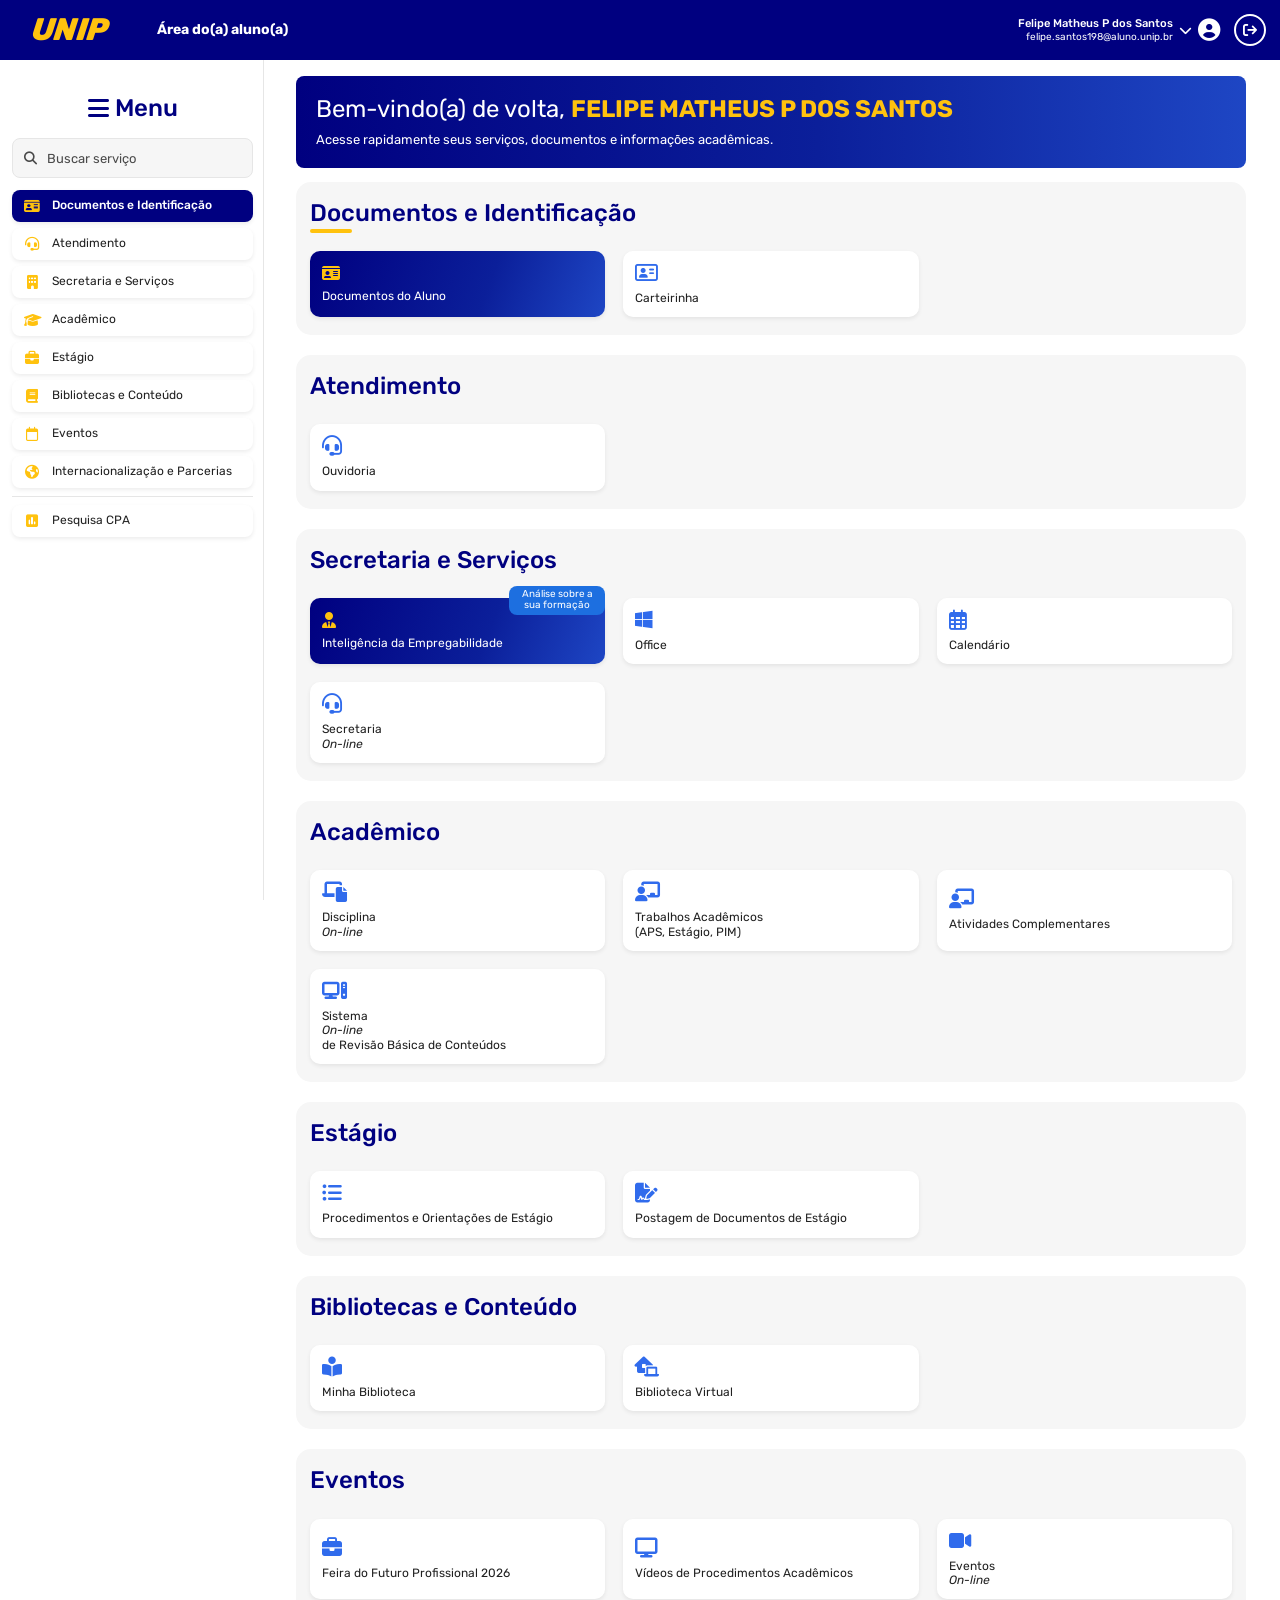
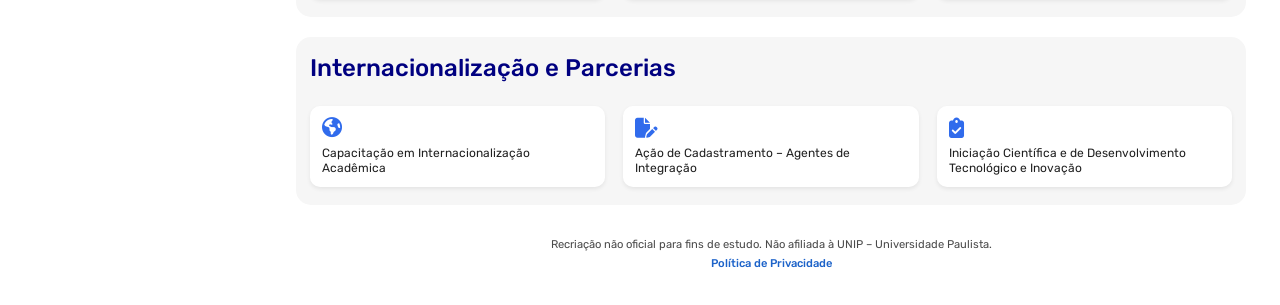
<file: index.html>
<!doctype html>
<html lang="pt-BR">
  <head>
    <meta charset="utf-8" />
    <meta name="viewport" content="width=device-width, initial-scale=1" />
    <title>Área do(a) aluno(a)</title>
    <meta name="description" content="Acesse rapidamente seus serviços, documentos e informações acadêmicas." />
    <meta name="theme-color" content="#000080" />
    <meta name="robots" content="noindex, nofollow" />
    <link rel="icon" href="data:image/svg+xml,%3Csvg xmlns='http://www.w3.org/2000/svg' viewBox='0 0 32 32'%3E%3Crect width='32' height='32' rx='6' fill='%23000080'/%3E%3Ctext x='16' y='22' font-family='Arial' font-weight='900' font-style='italic' font-size='15' fill='%23ffc20e' text-anchor='middle'%3EU%3C/text%3E%3C/svg%3E" />

    <link rel="preconnect" href="https://fonts.googleapis.com" />
    <link rel="preconnect" href="https://fonts.gstatic.com" crossorigin />
    <link href="https://fonts.googleapis.com/css2?family=Rubik:ital,wght@0,400;0,500;0,700;0,800;1,400;1,800&display=swap" rel="stylesheet" />
    <link rel="stylesheet" href="https://cdnjs.cloudflare.com/ajax/libs/font-awesome/6.5.1/css/all.min.css" crossorigin="anonymous" referrerpolicy="no-referrer" />
    <link rel="stylesheet" href="css/styles.css" />

    <script src="js/data.js" defer></script>
    <script src="js/common.js" defer></script>
    <script src="js/app.js" defer></script>
  </head>
  <body>
    <a class="skip-link" href="#conteudo">Pular para o conteúdo</a>

    <header class="topbar">
      <button class="topbar__menu-btn" type="button" aria-controls="sidebar" aria-expanded="false" aria-label="Abrir menu">
        <i class="fa-solid fa-bars" aria-hidden="true"></i>
      </button>

      <a class="brand" href="./" aria-label="Página inicial da Área do(a) aluno(a)">
        <span class="brand__logo" aria-hidden="true">UNIP</span>
        <span class="brand__title">Área do(a) aluno(a)</span>
      </a>

      <div class="user">
        <button class="user__toggle" type="button" aria-haspopup="true" aria-expanded="false" aria-controls="user-menu">
          <span class="user__info">
            <span class="user__name" data-user-name></span>
            <span class="user__email" data-user-email></span>
          </span>
          <i class="fa-solid fa-chevron-down user__chevron" aria-hidden="true"></i>
          <i class="fa-solid fa-circle-user user__avatar" aria-hidden="true"></i>
        </button>
        <ul class="user__menu" id="user-menu" role="menu" hidden>
          <li role="none"><a role="menuitem" href="#" data-link="profile"><i class="fa-regular fa-user" aria-hidden="true"></i>Meus dados</a></li>
          <li role="none"><a role="menuitem" href="#" data-link="logout"><i class="fa-solid fa-arrow-right-from-bracket" aria-hidden="true"></i>Sair</a></li>
        </ul>
        <a class="user__logout" href="#" data-link="logout" aria-label="Sair">
          <i class="fa-solid fa-arrow-right-from-bracket" aria-hidden="true"></i>
        </a>
      </div>
    </header>

    <div class="layout">
      <aside class="sidebar" id="sidebar" aria-label="Menu principal">
        <div class="sidebar__head">
          <h2 class="sidebar__title"><i class="fa-solid fa-bars" aria-hidden="true"></i>Menu</h2>
          <button class="sidebar__close" type="button" aria-label="Fechar menu">
            <i class="fa-solid fa-xmark" aria-hidden="true"></i>
          </button>
        </div>

        <div class="search" role="search">
          <label class="visually-hidden" for="search-input">Buscar serviço</label>
          <i class="fa-solid fa-magnifying-glass search__icon" aria-hidden="true"></i>
          <input class="search__input" id="search-input" type="search" placeholder="Buscar serviço" autocomplete="off" spellcheck="false" />
        </div>

        <nav aria-label="Seções">
          <ul class="nav" data-nav></ul>
          <ul class="nav nav--extra" data-nav-extra></ul>
        </nav>
      </aside>

      <div class="backdrop" data-backdrop hidden></div>

      <main class="main" id="conteudo" tabindex="-1">
        <section class="welcome" aria-labelledby="welcome-title">
          <h1 class="welcome__title" id="welcome-title">
            Bem-vindo(a) de volta, <span class="welcome__name" data-user-name-upper></span>
          </h1>
          <p class="welcome__text">Acesse rapidamente seus serviços, documentos e informações acadêmicas.</p>
        </section>

        <p class="visually-hidden" aria-live="polite" data-search-status></p>

        <div class="sections" data-sections>
          <noscript>
            <p class="state">Ative o JavaScript para carregar os serviços.</p>
          </noscript>
        </div>

        <div class="state state--empty" data-empty hidden>
          <i class="fa-solid fa-magnifying-glass state__icon" aria-hidden="true"></i>
          <p class="state__text" data-empty-text></p>
          <button class="btn" type="button" data-clear-search>Limpar busca</button>
        </div>

        <footer class="footer">
          <p>Recriação não oficial para fins de estudo. Não afiliada à UNIP – Universidade Paulista.</p>
          <a class="footer__link" href="#" data-link="privacy">Política de Privacidade</a>
        </footer>
      </main>
    </div>
  </body>
</html>
</file>
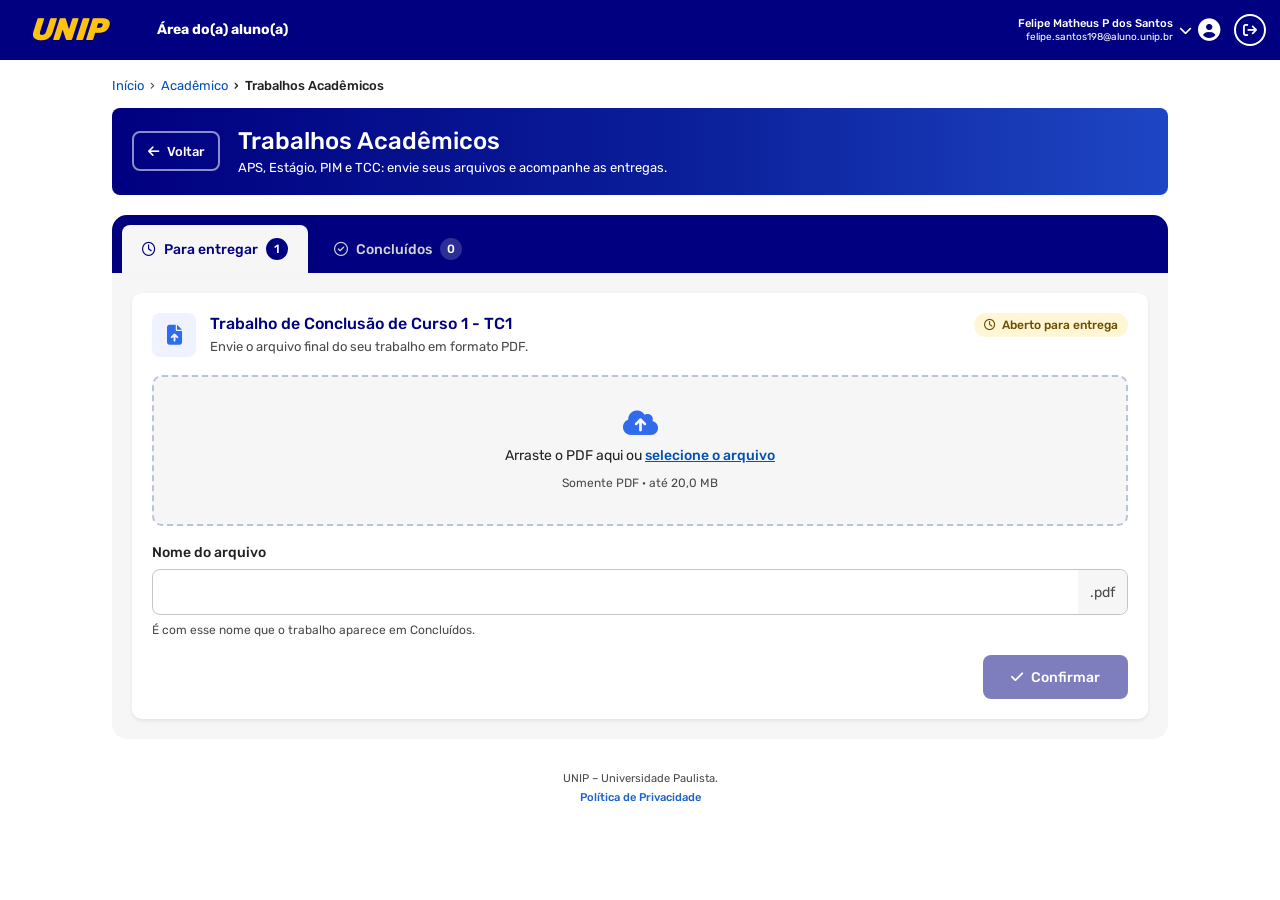
<file: trabalhos-academicos.html>
<!doctype html>
<html lang="pt-BR">
  <head>
    <meta charset="utf-8" />
    <meta name="viewport" content="width=device-width, initial-scale=1" />
    <title>Trabalhos Acadêmicos · Área do(a) aluno(a)</title>
    <meta name="description" content="Entregue e acompanhe seus trabalhos acadêmicos: APS, Estágio, PIM e TCC." />
    <meta name="theme-color" content="#000080" />
    <meta name="robots" content="noindex, nofollow" />
    <link rel="icon" href="data:image/svg+xml,%3Csvg xmlns='http://www.w3.org/2000/svg' viewBox='0 0 32 32'%3E%3Crect width='32' height='32' rx='6' fill='%23000080'/%3E%3Ctext x='16' y='22' font-family='Arial' font-weight='900' font-style='italic' font-size='15' fill='%23ffc20e' text-anchor='middle'%3EU%3C/text%3E%3C/svg%3E" />

    <link rel="preconnect" href="https://fonts.googleapis.com" />
    <link rel="preconnect" href="https://fonts.gstatic.com" crossorigin />
    <link href="https://fonts.googleapis.com/css2?family=Rubik:ital,wght@0,400;0,500;0,700;0,800;1,400;1,800&display=swap" rel="stylesheet" />
    <link rel="stylesheet" href="https://cdnjs.cloudflare.com/ajax/libs/font-awesome/6.5.1/css/all.min.css" crossorigin="anonymous" referrerpolicy="no-referrer" />
    <link rel="stylesheet" href="css/styles.css" />
    <link rel="stylesheet" href="css/trabalhos.css" />

    <script src="js/data.js" defer></script>
    <script src="js/common.js" defer></script>
    <script src="js/trabalhos.js" defer></script>
  </head>
  <body>
    <a class="skip-link" href="#conteudo">Pular para o conteúdo</a>

    <header class="topbar">
      <a class="brand" href="./" aria-label="Página inicial da Área do(a) aluno(a)">
        <span class="brand__logo" aria-hidden="true">UNIP</span>
        <span class="brand__title">Área do(a) aluno(a)</span>
      </a>

      <div class="user">
        <button class="user__toggle" type="button" aria-haspopup="true" aria-expanded="false" aria-controls="user-menu">
          <span class="user__info">
            <span class="user__name" data-user-name></span>
            <span class="user__email" data-user-email></span>
          </span>
          <i class="fa-solid fa-chevron-down user__chevron" aria-hidden="true"></i>
          <i class="fa-solid fa-circle-user user__avatar" aria-hidden="true"></i>
        </button>
        <ul class="user__menu" id="user-menu" role="menu" hidden>
          <li role="none"><a role="menuitem" href="#" data-link="profile"><i class="fa-regular fa-user" aria-hidden="true"></i>Meus dados</a></li>
          <li role="none"><a role="menuitem" href="#" data-link="logout"><i class="fa-solid fa-arrow-right-from-bracket" aria-hidden="true"></i>Sair</a></li>
        </ul>
        <a class="user__logout" href="#" data-link="logout" aria-label="Sair">
          <i class="fa-solid fa-arrow-right-from-bracket" aria-hidden="true"></i>
        </a>
      </div>
    </header>

    <main class="page" id="conteudo" tabindex="-1">
      <nav class="crumbs" aria-label="Você está em">
        <ol>
          <li><a href="./">Início</a></li>
          <li><a href="./#academico">Acadêmico</a></li>
          <li aria-current="page">Trabalhos Acadêmicos</li>
        </ol>
      </nav>

      <section class="page-head" aria-labelledby="page-title">
        <a class="page-head__back" href="./#academico">
          <i class="fa-solid fa-arrow-left" aria-hidden="true"></i>
          <span>Voltar</span>
        </a>
        <div>
          <h1 class="page-head__title" id="page-title">Trabalhos Acadêmicos</h1>
          <p class="page-head__text">APS, Estágio, PIM e TCC: envie seus arquivos e acompanhe as entregas.</p>
        </div>
      </section>

      <section class="board" aria-label="Entregas">
        <div class="tabs" role="tablist" aria-label="Situação dos trabalhos">
          <button class="tab" role="tab" id="tab-pending" aria-controls="panel-pending" aria-selected="true" type="button">
            <i class="fa-regular fa-clock" aria-hidden="true"></i>
            Para entregar
            <span class="tab__count" data-count="pending">0</span>
          </button>
          <button class="tab" role="tab" id="tab-done" aria-controls="panel-done" aria-selected="false" tabindex="-1" type="button">
            <i class="fa-regular fa-circle-check" aria-hidden="true"></i>
            Concluídos
            <span class="tab__count" data-count="done">0</span>
          </button>
        </div>

        <div class="tabpanel" role="tabpanel" id="panel-pending" aria-labelledby="tab-pending" tabindex="0">
          <ul class="tasks" data-list="pending" aria-busy="true">
            <li class="task task--skeleton" aria-hidden="true"></li>
          </ul>
        </div>

        <div class="tabpanel" role="tabpanel" id="panel-done" aria-labelledby="tab-done" tabindex="0" hidden>
          <ul class="tasks" data-list="done"></ul>
        </div>
      </section>

      <noscript>
        <p class="state">Ative o JavaScript para enviar e acompanhar seus trabalhos.</p>
      </noscript>

      <footer class="footer">
        <p>UNIP – Universidade Paulista.</p>
        <a class="footer__link" href="#" data-link="privacy">Política de Privacidade</a>
      </footer>
    </main>

    <div class="toast" role="status" aria-live="polite" data-toast hidden></div>

    <dialog class="dialog" data-dialog aria-labelledby="dialog-title" aria-describedby="dialog-text">
      <form method="dialog">
        <h2 class="dialog__title" id="dialog-title">Cancelar entrega?</h2>
        <p class="dialog__text" id="dialog-text">O arquivo será removido e o trabalho voltará para “Para entregar”.</p>
        <div class="dialog__actions">
          <button class="btn btn--ghost" value="cancel" type="submit">Manter entrega</button>
          <button class="btn btn--danger" value="confirm" type="submit">Cancelar entrega</button>
        </div>
      </form>
    </dialog>
  </body>
</html>
</file>
<file: css/styles.css>
/* ==========================================================================
   Área do(a) aluno(a) — tokens
   ========================================================================== */
:root {
  /* Tipografia */
  --font-family: "Rubik", "Raleway", system-ui, sans-serif;
  --font-size-xs: 0.625rem;   /* 10px */
  --font-size-sm: 0.7rem;     /* 11.2px */
  --font-size-md: 0.75rem;    /* 12px */
  --font-size-lg: 0.8125rem;  /* 13px */
  --font-size-xl: 0.875rem;   /* 14px */
  --font-size-2xl: 1rem;      /* 16px */
  --font-size-3xl: 1.5rem;    /* 24px */
  --font-size-4xl: 1.5625rem; /* 25px */
  --line-height-base: 1.5;

  /* Cores */
  --color-text-primary: #212121;
  --color-text-muted: #4a4a4a;
  --color-text-link: #1d63c9;
  --color-brand: #000080;
  --color-brand-mid: #0b1f9a;
  --color-brand-light: #1e46c4;
  --color-accent: #ffc20e;
  --color-icon: #306bec;
  --color-badge: #1d6fe0;
  --color-focus: #3292f9;
  --color-surface-base: #ffffff;
  --color-surface-raised: #f6f6f6;
  --color-surface-hover: #eef3ff;
  --color-border: #e6e6e6;
  --color-on-brand: #ffffff;

  /* Espaçamento */
  --space-1: 6px;
  --space-2: 8px;
  --space-3: 10px;
  --space-4: 11px;
  --space-5: 12px;
  --space-6: 14px;
  --space-7: 16px;
  --space-8: 18px;
  --space-9: 20px;
  --space-10: 32px;

  /* Forma */
  --radius-xs: 8px;
  --radius-sm: 9px;
  --radius-md: 10px;
  --radius-lg: 15px;
  --shadow-1: rgba(0, 0, 0, 0.075) 0 2px 4px 0;
  --shadow-2: rgba(0, 0, 0, 0.12) 0 2px 6px 0;
  --shadow-3: rgba(0, 0, 40, 0.18) 0 8px 24px -6px;

  /* Movimento */
  --duration-instant: 200ms;
  --duration-fast: 250ms;
  --duration-normal: 300ms;
  --ease-out: cubic-bezier(0.22, 1, 0.36, 1);

  /* Layout */
  --topbar-height: 60px;
  --sidebar-width: 264px;
  --card-max: 311px;
}

/* ==========================================================================
   Base
   ========================================================================== */
*,
*::before,
*::after {
  box-sizing: border-box;
}

html {
  -webkit-text-size-adjust: 100%;
  scroll-behavior: smooth;
}

body {
  margin: 0;
  font-family: var(--font-family);
  font-size: var(--font-size-2xl);
  line-height: var(--line-height-base);
  color: var(--color-text-primary);
  background: var(--color-surface-base);
  -webkit-font-smoothing: antialiased;
}

h1,
h2,
h3,
p {
  margin: 0;
}

ul {
  margin: 0;
  padding: 0;
  list-style: none;
}

a {
  color: inherit;
  text-decoration: none;
}

button,
input {
  font: inherit;
  color: inherit;
}

button {
  cursor: pointer;
  background: none;
  border: 0;
  padding: 0;
}

:focus-visible {
  outline: 3px solid var(--color-focus);
  outline-offset: 2px;
  border-radius: var(--radius-xs);
}

.visually-hidden {
  position: absolute !important;
  width: 1px;
  height: 1px;
  margin: -1px;
  padding: 0;
  overflow: hidden;
  clip: rect(0 0 0 0);
  white-space: nowrap;
  border: 0;
}

.skip-link {
  position: fixed;
  top: var(--space-2);
  left: var(--space-2);
  z-index: 100;
  padding: var(--space-2) var(--space-6);
  border-radius: var(--radius-xs);
  background: var(--color-accent);
  color: var(--color-brand);
  font-weight: 700;
  transform: translateY(-150%);
  transition: transform var(--duration-instant) var(--ease-out);
}

.skip-link:focus-visible {
  transform: none;
}

/* ==========================================================================
   Topbar
   ========================================================================== */
.topbar {
  position: fixed;
  inset: 0 0 auto 0;
  z-index: 40;
  display: flex;
  align-items: center;
  gap: var(--space-7);
  height: var(--topbar-height);
  padding: 0 var(--space-6) 0 var(--space-10);
  background: var(--color-brand);
  color: var(--color-on-brand);
}

.topbar__menu-btn {
  display: none;
  place-items: center;
  width: 44px;
  height: 44px;
  margin-left: calc(var(--space-2) * -1);
  border-radius: var(--radius-xs);
  font-size: 1.25rem;
  transition: background-color var(--duration-instant);
}

.topbar__menu-btn:hover {
  background: rgba(255, 255, 255, 0.1);
}

.brand {
  display: flex;
  align-items: center;
  gap: 48px;
  min-width: 0;
}

.brand__logo {
  font-size: 1.95rem;
  font-weight: 800;
  font-style: italic;
  letter-spacing: -0.02em;
  line-height: 1;
  color: var(--color-accent);
  transform: skewX(-6deg);
}

.brand__title {
  font-size: var(--font-size-xl);
  font-weight: 700;
  white-space: nowrap;
}

/* Usuário */
.user {
  position: relative;
  display: flex;
  align-items: center;
  gap: var(--space-2);
  margin-left: auto;
}

.user__toggle {
  display: flex;
  align-items: center;
  gap: var(--space-1);
  min-height: 44px;
  padding: 0 var(--space-1);
  border-radius: var(--radius-xs);
  text-align: right;
  transition: background-color var(--duration-instant);
}

.user__toggle:hover {
  background: rgba(255, 255, 255, 0.08);
}

.user__info {
  display: flex;
  flex-direction: column;
  line-height: 1.25;
}

.user__name {
  font-size: var(--font-size-sm);
  font-weight: 500;
}

.user__email {
  font-size: var(--font-size-xs);
}

.user__chevron {
  font-size: var(--font-size-lg);
  transition: transform var(--duration-fast) var(--ease-out);
}

.user__toggle[aria-expanded="true"] .user__chevron {
  transform: rotate(180deg);
}

.user__avatar {
  font-size: 1.4rem;
}

.user__logout {
  display: grid;
  place-items: center;
  width: 32px;
  height: 32px;
  border: 2px solid currentColor;
  border-radius: 50%;
  font-size: var(--font-size-xl);
  transition: background-color var(--duration-instant), color var(--duration-instant);
}

.user__logout:hover {
  background: var(--color-on-brand);
  color: var(--color-brand);
}

.user__menu {
  position: absolute;
  top: calc(100% + var(--space-2));
  right: 0;
  min-width: 200px;
  padding: var(--space-1);
  border-radius: var(--radius-md);
  background: var(--color-surface-base);
  color: var(--color-text-primary);
  box-shadow: var(--shadow-3);
  animation: pop var(--duration-fast) var(--ease-out);
}

.user__menu a {
  display: flex;
  align-items: center;
  gap: var(--space-3);
  min-height: 40px;
  padding: 0 var(--space-5);
  border-radius: var(--radius-xs);
  font-size: var(--font-size-xl);
}

.user__menu a i {
  width: 16px;
  color: var(--color-icon);
}

.user__menu a:hover,
.user__menu a:focus-visible {
  background: var(--color-surface-hover);
}

@keyframes pop {
  from {
    opacity: 0;
    transform: translateY(-6px);
  }
}

/* ==========================================================================
   Layout
   ========================================================================== */
.layout {
  display: grid;
  grid-template-columns: var(--sidebar-width) minmax(0, 1fr);
  min-height: 100vh;
  padding-top: var(--topbar-height);
}

/* ==========================================================================
   Sidebar
   ========================================================================== */
.sidebar {
  position: sticky;
  top: var(--topbar-height);
  align-self: start;
  height: calc(100vh - var(--topbar-height));
  overflow-y: auto;
  padding: var(--space-9) var(--space-3) var(--space-9) var(--space-5);
  border-right: 1px solid var(--color-border);
  background: var(--color-surface-base);
}

.sidebar__head {
  display: flex;
  align-items: center;
  justify-content: center;
  margin: var(--space-3) 0 var(--space-5);
}

.sidebar__title {
  display: flex;
  align-items: center;
  gap: var(--space-1);
  font-size: var(--font-size-3xl);
  font-weight: 500;
  color: var(--color-brand);
}

.sidebar__close {
  display: none;
  place-items: center;
  width: 44px;
  height: 44px;
  margin-left: auto;
  border-radius: var(--radius-xs);
  font-size: 1.25rem;
  color: var(--color-brand);
}

/* Busca */
.search {
  position: relative;
  margin: 0 0 var(--space-5);
}

.search__icon {
  position: absolute;
  top: 50%;
  left: var(--space-5);
  font-size: var(--font-size-lg);
  color: var(--color-text-muted);
  transform: translateY(-50%);
  pointer-events: none;
}

.search__input {
  width: 100%;
  height: 40px;
  padding: 0 var(--space-5) 0 34px;
  border: 1px solid var(--color-border);
  border-radius: var(--radius-xs);
  background: var(--color-surface-raised);
  font-size: var(--font-size-lg);
  transition: border-color var(--duration-instant), background-color var(--duration-instant);
}

.search__input::placeholder {
  color: var(--color-text-muted);
}

.search__input:hover {
  border-color: #c9c9c9;
}

.search__input:focus-visible {
  outline-offset: 0;
  border-color: var(--color-focus);
  background: var(--color-surface-base);
}

/* Navegação */
.nav {
  display: flex;
  flex-direction: column;
  gap: var(--space-1);
}

.nav--extra {
  margin-top: var(--space-2);
  padding-top: var(--space-2);
  border-top: 1px solid var(--color-border);
}

.nav__link {
  display: flex;
  align-items: center;
  gap: var(--space-5);
  min-height: 32px;
  padding: var(--space-1) var(--space-5);
  border-radius: var(--radius-xs);
  background: var(--color-surface-base);
  box-shadow: var(--shadow-1);
  font-size: var(--font-size-md);
  line-height: 1.3;
  transition:
    background-color var(--duration-instant),
    color var(--duration-instant),
    transform var(--duration-instant) var(--ease-out);
}

.nav__link i {
  flex: none;
  width: 16px;
  text-align: center;
  color: var(--color-accent);
  font-size: var(--font-size-xl);
}

.nav__link:hover {
  background: var(--color-surface-hover);
}

.nav__link:active {
  transform: scale(0.98);
}

.nav__link[aria-current="true"] {
  background: var(--color-brand);
  color: var(--color-on-brand);
  font-weight: 500;
}

.nav__link.is-disabled {
  opacity: 0.45;
  pointer-events: none;
}

.backdrop {
  display: none;
}

/* ==========================================================================
   Conteúdo
   ========================================================================== */
.main {
  padding: var(--space-7) 34px var(--space-10) var(--space-10);
  outline: none;
}

.welcome {
  padding: var(--space-8) var(--space-9) var(--space-8);
  border-radius: var(--radius-xs) var(--radius-xs) var(--radius-xs) var(--radius-xs);
  background: linear-gradient(90deg, var(--color-brand) 0%, var(--color-brand-mid) 55%, var(--color-brand-light) 100%);
  color: var(--color-on-brand);
}

.welcome__title {
  font-size: var(--font-size-3xl);
  font-weight: 400;
  line-height: 1.25;
}

.welcome__name {
  font-weight: 700;
  color: var(--color-accent);
  text-transform: uppercase;
}

.welcome__text {
  margin-top: var(--space-1);
  font-size: var(--font-size-lg);
}

.sections {
  display: flex;
  flex-direction: column;
  gap: var(--space-9);
  margin-top: var(--space-6);
}

.panel {
  scroll-margin-top: calc(var(--topbar-height) + var(--space-7));
  padding: var(--space-7) var(--space-6) var(--space-8);
  border-radius: var(--radius-lg);
  background: var(--color-surface-raised);
}

.panel[hidden] {
  display: none;
}

.panel__title {
  position: relative;
  display: inline-block;
  margin-bottom: var(--space-3);
  font-size: var(--font-size-3xl);
  font-weight: 500;
  line-height: 1.3;
  color: var(--color-brand);
}

.panel__title::after {
  content: "";
  position: absolute;
  left: 0;
  bottom: -4px;
  width: 42px;
  height: 4px;
  border-radius: 2px;
  background: var(--color-accent);
  transform: scaleX(0);
  transform-origin: left;
  transition: transform var(--duration-normal) var(--ease-out);
}

.panel.is-active .panel__title::after {
  transform: scaleX(1);
}

.grid {
  display: grid;
  grid-template-columns: repeat(4, minmax(0, var(--card-max)));
  gap: var(--space-8);
  padding-top: var(--space-5);
}

/* Card */
.card {
  position: relative;
  display: flex;
  flex-direction: column;
  justify-content: center;
  gap: var(--space-2);
  min-height: 66px;
  height: 100%;
  padding: var(--space-5);
  border-radius: var(--radius-md);
  background: var(--color-surface-base);
  box-shadow: var(--shadow-1);
  font-size: var(--font-size-md);
  line-height: 1.2;
  color: var(--color-text-primary);
  transition:
    transform var(--duration-instant) var(--ease-out),
    box-shadow var(--duration-instant) var(--ease-out),
    background-color var(--duration-instant);
}

.card__icon {
  font-size: 1.25rem;
  line-height: 1;
  color: var(--color-icon);
}

.card__label {
  display: flex;
  flex-direction: column;
  overflow-wrap: anywhere;
}

.card__label em {
  font-style: italic;
}

.card:hover {
  transform: translateY(-2px);
  box-shadow: var(--shadow-2), var(--shadow-3);
}

.card:active {
  transform: translateY(0) scale(0.985);
  box-shadow: var(--shadow-1);
}

.card:focus-visible {
  border-radius: var(--radius-md);
}

.card--featured {
  background: linear-gradient(110deg, var(--color-brand) 0%, var(--color-brand-mid) 60%, var(--color-brand-light) 100%);
  color: var(--color-on-brand);
}

.card--featured .card__icon {
  font-size: var(--font-size-2xl);
  color: var(--color-accent);
}

.card--featured:focus-visible {
  outline-color: var(--color-accent);
}

.card[aria-disabled="true"] {
  opacity: 0.5;
  pointer-events: none;
}

.card__badge {
  position: absolute;
  top: -12px;
  right: 0;
  max-width: 96px;
  padding: 3px var(--space-2);
  border-radius: var(--radius-xs);
  background: var(--color-badge);
  color: var(--color-on-brand);
  font-size: var(--font-size-xs);
  line-height: 1.15;
  text-align: center;
}

/* Estados (vazio / erro) */
.state {
  display: flex;
  flex-direction: column;
  align-items: center;
  gap: var(--space-5);
  margin-top: var(--space-6);
  padding: 48px var(--space-9);
  border-radius: var(--radius-lg);
  background: var(--color-surface-raised);
  text-align: center;
  font-size: var(--font-size-xl);
}

.state[hidden] {
  display: none;
}

.state__icon {
  font-size: 1.75rem;
  color: var(--color-icon);
}

.state--error .state__icon {
  color: #c62828;
}

.btn {
  display: inline-flex;
  align-items: center;
  justify-content: center;
  min-height: 40px;
  padding: 0 var(--space-8);
  border-radius: var(--radius-xs);
  background: var(--color-brand);
  color: var(--color-on-brand);
  font-size: var(--font-size-xl);
  font-weight: 500;
  transition: background-color var(--duration-instant), transform var(--duration-instant);
}

.btn:hover {
  background: var(--color-brand-mid);
}

.btn:active {
  transform: scale(0.97);
}

.btn:disabled {
  opacity: 0.5;
  cursor: not-allowed;
}

/* Rodapé */
.footer {
  margin-top: var(--space-10);
  text-align: center;
  font-size: var(--font-size-sm);
  color: var(--color-text-muted);
}

.footer__link {
  display: inline-block;
  margin-top: 2px;
  font-weight: 500;
  color: var(--color-text-link);
}

.footer__link:hover {
  text-decoration: underline;
}

/* Entrada dos cards */
.js-animate .card-wrap {
  opacity: 0;
  transform: translateY(16px);
}

.js-animate .is-visible .card-wrap {
  opacity: 1;
  transform: none;
  transition:
    opacity var(--duration-normal) var(--ease-out),
    transform 500ms var(--ease-out);
  transition-delay: calc(var(--i, 0) * 70ms);
}

/* ==========================================================================
   Responsivo
   ========================================================================== */
@media (max-width: 1380px) {
  .grid {
    grid-template-columns: repeat(3, minmax(0, 1fr));
  }
}

@media (max-width: 1100px) {
  .grid {
    grid-template-columns: repeat(2, minmax(0, 1fr));
  }
}

@media (max-width: 900px) {
  :root {
    --sidebar-width: 280px;
  }

  .layout {
    grid-template-columns: minmax(0, 1fr);
  }

  .topbar {
    padding: 0 var(--space-5) 0 var(--space-7);
  }

  .topbar__menu-btn,
  .sidebar__close {
    display: grid;
  }

  .sidebar {
    position: fixed;
    top: 0;
    left: 0;
    z-index: 60;
    width: min(var(--sidebar-width), 86vw);
    height: 100dvh;
    border-right: 0;
    box-shadow: var(--shadow-3);
    transform: translateX(-105%);
    visibility: hidden;
    transition:
      transform var(--duration-normal) var(--ease-out),
      visibility 0s linear var(--duration-normal);
  }

  .sidebar.is-open {
    transform: none;
    visibility: visible;
    transition: transform var(--duration-normal) var(--ease-out);
  }

  .sidebar__head {
    justify-content: flex-start;
    margin-top: 0;
  }

  .nav__link {
    min-height: 44px;
    font-size: var(--font-size-xl);
  }

  .backdrop {
    display: block;
    position: fixed;
    inset: 0;
    z-index: 50;
    background: rgba(0, 0, 30, 0.45);
    animation: fade var(--duration-fast) var(--ease-out);
  }

  .backdrop[hidden] {
    display: none;
  }

  .main {
    padding: var(--space-7);
  }

  .brand {
    gap: var(--space-7);
  }
}

@media (max-width: 640px) {
  .user__info,
  .user__chevron {
    display: none;
  }

  .brand__title {
    font-size: var(--font-size-lg);
  }

  .brand__logo {
    font-size: 1.6rem;
  }

  .welcome {
    padding: var(--space-7);
  }

  .welcome__title {
    font-size: 1.25rem;
  }

  .panel__title {
    font-size: 1.25rem;
  }

  .grid {
    gap: var(--space-5);
  }

  .card {
    font-size: var(--font-size-lg);
  }
}

@media (max-width: 420px) {
  .grid {
    grid-template-columns: minmax(0, 1fr);
  }

  .brand__title {
    display: none;
  }
}

@keyframes fade {
  from {
    opacity: 0;
  }
}

@media (prefers-reduced-motion: reduce) {
  html {
    scroll-behavior: auto;
  }

  *,
  *::before,
  *::after {
    animation-duration: 0.01ms !important;
    transition-duration: 0.01ms !important;
    transition-delay: 0ms !important;
  }

  .js-animate .card-wrap {
    opacity: 1;
    transform: none;
  }
}

@media (forced-colors: active) {
  .card,
  .nav__link,
  .panel {
    border: 1px solid CanvasText;
  }
}
</file>
<file: css/trabalhos.css>
/* ==========================================================================
   Página: Trabalhos Acadêmicos (usa os tokens de styles.css)
   ========================================================================== */
:root {
  --color-success: #1b7a3a;
  --color-success-soft: #e5f4ea;
  --color-danger: #c62828;
  --color-danger-soft: #fdecec;
  --color-pending-soft: #fff6d6;
  --color-pending-text: #6b4e00;
  --color-link-strong: #0052b8;
  --color-tab-idle: #d4d4d4;
  --shadow-up: rgba(15, 23, 42, 0.04) 0 -6px 18px 0;
}

.page {
  width: min(1120px, 100%);
  margin: 0 auto;
  padding: calc(var(--topbar-height) + var(--space-7)) var(--space-10) var(--space-10);
  outline: none;
}

/* Trilha */
.crumbs ol {
  display: flex;
  flex-wrap: wrap;
  gap: var(--space-1);
  margin: 0;
  padding: 0;
  list-style: none;
  font-size: var(--font-size-lg);
  color: var(--color-text-muted);
}

.crumbs li + li::before {
  content: "\203A";
  margin-right: var(--space-1);
}

.crumbs a {
  color: var(--color-link-strong);
}

.crumbs a:hover {
  text-decoration: underline;
}

.crumbs [aria-current="page"] {
  color: var(--color-text-primary);
  font-weight: 500;
}

/* Cabeçalho da página */
.page-head {
  display: flex;
  align-items: center;
  gap: var(--space-8);
  margin-top: var(--space-5);
  padding: var(--space-8) var(--space-9);
  border-radius: var(--radius-xs);
  background: linear-gradient(90deg, var(--color-brand) 0%, var(--color-brand-mid) 55%, var(--color-brand-light) 100%);
  color: var(--color-on-brand);
}

.page-head__back {
  display: inline-flex;
  align-items: center;
  gap: var(--space-2);
  flex: none;
  min-height: 40px;
  padding: 0 var(--space-6);
  border: 2px solid rgba(255, 255, 255, 0.55);
  border-radius: var(--radius-xs);
  font-size: var(--font-size-lg);
  font-weight: 500;
  transition: background-color var(--duration-instant), border-color var(--duration-instant);
}

.page-head__back:hover {
  background: rgba(255, 255, 255, 0.12);
  border-color: var(--color-on-brand);
}

.page-head__back:focus-visible {
  outline-color: var(--color-accent);
}

.page-head__title {
  font-size: var(--font-size-3xl);
  font-weight: 500;
  line-height: 1.25;
}

.page-head__text {
  margin-top: 2px;
  font-size: var(--font-size-lg);
}

/* Quadro com abas */
.board {
  margin-top: var(--space-9);
  border-radius: var(--radius-lg);
  background: var(--color-surface-raised);
  overflow: hidden;
}

.tabs {
  display: flex;
  gap: var(--space-1);
  padding: var(--space-3) var(--space-3) 0;
  background: var(--color-brand);
}

.tab {
  display: inline-flex;
  align-items: center;
  gap: var(--space-2);
  min-height: 48px;
  padding: 0 var(--space-9);
  border-radius: var(--radius-xs) var(--radius-xs) 0 0;
  color: var(--color-tab-idle);
  font-size: var(--font-size-xl);
  font-weight: 500;
  transition: background-color var(--duration-instant), color var(--duration-instant);
}

.tab:hover {
  background: rgba(255, 255, 255, 0.1);
  color: var(--color-on-brand);
}

.tab[aria-selected="true"] {
  background: var(--color-surface-raised);
  color: var(--color-brand);
  box-shadow: var(--shadow-up);
}

.tab:focus-visible {
  outline-color: var(--color-accent);
  outline-offset: -3px;
}

.tab__count {
  display: inline-grid;
  place-items: center;
  min-width: 22px;
  height: 22px;
  padding: 0 var(--space-1);
  border-radius: 11px;
  background: rgba(255, 255, 255, 0.18);
  color: var(--color-on-brand);
  font-size: var(--font-size-md);
  font-weight: 500;
}

.tab[aria-selected="true"] .tab__count {
  background: var(--color-brand);
}

.tabpanel {
  padding: var(--space-9);
  outline: none;
}

.tabpanel:focus-visible {
  box-shadow: inset 0 0 0 3px var(--color-focus);
}

.tasks {
  display: flex;
  flex-direction: column;
  gap: var(--space-6);
}

/* Item de trabalho */
.task {
  padding: var(--space-9);
  border-radius: var(--radius-md);
  background: var(--color-surface-base);
  box-shadow: var(--shadow-1);
}

.task--skeleton {
  height: 120px;
  background: linear-gradient(90deg, #ececec 25%, #f7f7f7 50%, #ececec 75%) 0 0 / 200% 100%;
  animation: shimmer 1.2s linear infinite;
}

@keyframes shimmer {
  to {
    background-position: -200% 0;
  }
}

.task--new {
  animation: highlight 1.8s var(--ease-out);
}

@keyframes highlight {
  from {
    box-shadow: 0 0 0 3px var(--color-success), var(--shadow-1);
  }
}

.task__head {
  display: flex;
  align-items: flex-start;
  gap: var(--space-6);
}

.task__icon {
  display: grid;
  flex: none;
  place-items: center;
  width: 44px;
  height: 44px;
  border-radius: var(--radius-xs);
  background: var(--color-surface-hover);
  color: var(--color-icon);
  font-size: 1.25rem;
}

.task__icon--pdf {
  background: var(--color-danger-soft);
  color: var(--color-danger);
}

.task__body {
  flex: 1;
  min-width: 0;
}

.task__title {
  font-size: var(--font-size-2xl);
  font-weight: 500;
  line-height: 1.35;
  color: var(--color-brand);
  overflow-wrap: anywhere;
}

.task__meta {
  margin-top: 2px;
  font-size: var(--font-size-lg);
  color: var(--color-text-muted);
  overflow-wrap: anywhere;
}

.chip {
  display: inline-flex;
  align-items: center;
  gap: var(--space-1);
  flex: none;
  padding: 3px var(--space-3);
  border-radius: 999px;
  font-size: var(--font-size-md);
  font-weight: 500;
  white-space: nowrap;
}

.chip--open {
  background: var(--color-pending-soft);
  color: var(--color-pending-text);
}

.chip--done {
  background: var(--color-success-soft);
  color: var(--color-success);
}

/* Formulário de envio */
.upload {
  display: grid;
  gap: var(--space-7);
  margin-top: var(--space-8);
}

.dropzone {
  position: relative;
  display: flex;
  flex-direction: column;
  align-items: center;
  gap: var(--space-2);
  padding: var(--space-10) var(--space-9);
  border: 2px dashed #b9c4dc;
  border-radius: var(--radius-md);
  background: var(--color-surface-raised);
  text-align: center;
  font-size: var(--font-size-xl);
  cursor: pointer;
  transition: border-color var(--duration-instant), background-color var(--duration-instant);
}

.dropzone:hover,
.dropzone.is-dragover {
  border-color: var(--color-icon);
  background: var(--color-surface-hover);
}

.dropzone:focus-within {
  outline: 3px solid var(--color-focus);
  outline-offset: 2px;
}

.dropzone.has-error {
  border-color: var(--color-danger);
  background: var(--color-danger-soft);
}

.dropzone[hidden] {
  display: none;
}

.dropzone.is-disabled {
  opacity: 0.6;
  pointer-events: none;
}

.dropzone__icon {
  font-size: 1.75rem;
  color: var(--color-icon);
}

.dropzone__cta {
  font-weight: 500;
  color: var(--color-link-strong);
  text-decoration: underline;
}

.dropzone__hint {
  font-size: var(--font-size-md);
  color: var(--color-text-muted);
}

.dropzone input {
  position: absolute;
  width: 1px;
  height: 1px;
  opacity: 0;
}

.file-chosen {
  display: flex;
  align-items: center;
  gap: var(--space-5);
  padding: var(--space-5) var(--space-6);
  border-radius: var(--radius-md);
  background: var(--color-surface-raised);
  font-size: var(--font-size-lg);
}

.file-chosen[hidden] {
  display: none;
}

.file-chosen > i {
  font-size: 1.25rem;
  color: var(--color-danger);
}

.file-chosen__name {
  flex: 1;
  min-width: 0;
  overflow: hidden;
  text-overflow: ellipsis;
  white-space: nowrap;
}

.file-chosen__size {
  color: var(--color-text-muted);
  white-space: nowrap;
}

.link-btn {
  min-height: 32px;
  padding: 0 var(--space-2);
  border-radius: var(--radius-xs);
  color: var(--color-link-strong);
  font-size: var(--font-size-lg);
  font-weight: 500;
  white-space: nowrap;
}

.link-btn:hover {
  text-decoration: underline;
}

.field {
  display: grid;
  gap: var(--space-1);
}

.field__label {
  font-size: var(--font-size-xl);
  font-weight: 500;
}

.field__control {
  display: flex;
  align-items: stretch;
  border: 1px solid #c4c4c4;
  border-radius: var(--radius-xs);
  background: var(--color-surface-base);
  transition: border-color var(--duration-instant);
}

.field__control:hover {
  border-color: #9a9a9a;
}

.field__control:focus-within {
  border-color: var(--color-focus);
  outline: 3px solid var(--color-focus);
  outline-offset: 1px;
}

.field__control.has-error {
  border-color: var(--color-danger);
}

.field__control input {
  flex: 1;
  min-width: 0;
  height: 44px;
  padding: 0 var(--space-5);
  border: 0;
  border-radius: var(--radius-xs) 0 0 var(--radius-xs);
  background: transparent;
  font-size: var(--font-size-2xl);
  outline: none;
}

.field__control input:disabled {
  color: var(--color-text-muted);
  cursor: not-allowed;
}

.field__suffix {
  display: grid;
  place-items: center;
  padding: 0 var(--space-5);
  border-radius: 0 var(--radius-xs) var(--radius-xs) 0;
  background: var(--color-surface-raised);
  color: var(--color-text-muted);
  font-size: var(--font-size-xl);
}

.field__hint {
  font-size: var(--font-size-md);
  color: var(--color-text-muted);
}

.field__error {
  display: flex;
  align-items: center;
  gap: var(--space-1);
  font-size: var(--font-size-lg);
  color: var(--color-danger);
}

.field__error:empty {
  display: none;
}

.upload__actions {
  display: flex;
  justify-content: flex-end;
}

/* Variações de botão */
.btn {
  gap: var(--space-2);
}

.btn--lg {
  min-height: 44px;
  padding: 0 28px;
}

.btn--sm {
  min-height: 36px;
  padding: 0 var(--space-6);
  font-size: var(--font-size-lg);
}

.btn--ghost {
  background: var(--color-surface-raised);
  color: var(--color-text-primary);
}

.btn--ghost:hover {
  background: #e8e8e8;
}

.btn--danger {
  background: var(--color-danger);
}

.btn--danger:hover {
  background: #a51f1f;
}

.btn--outline {
  background: var(--color-surface-base);
  color: var(--color-link-strong);
  box-shadow: inset 0 0 0 1px #b9c4dc;
}

.btn--outline:hover {
  background: var(--color-surface-hover);
}

.btn--text-danger {
  background: transparent;
  color: var(--color-danger);
}

.btn--text-danger:hover {
  background: var(--color-danger-soft);
}

.btn[aria-busy="true"] {
  cursor: progress;
}

.spinner {
  width: 16px;
  height: 16px;
  border: 2px solid rgba(255, 255, 255, 0.4);
  border-top-color: currentColor;
  border-radius: 50%;
  animation: spin 700ms linear infinite;
}

@keyframes spin {
  to {
    transform: rotate(360deg);
  }
}

/* Concluídos */
.task__actions {
  display: flex;
  flex-wrap: wrap;
  gap: var(--space-2);
  margin-top: var(--space-7);
  padding-left: 58px;
}

/* Estado vazio dentro das abas */
.empty {
  display: flex;
  flex-direction: column;
  align-items: center;
  gap: var(--space-3);
  padding: 40px var(--space-9);
  border-radius: var(--radius-md);
  background: var(--color-surface-base);
  text-align: center;
  font-size: var(--font-size-xl);
}

.empty i {
  font-size: 1.75rem;
  color: var(--color-icon);
}

/* Aviso flutuante */
.toast {
  position: fixed;
  left: 50%;
  bottom: var(--space-9);
  z-index: 80;
  display: flex;
  align-items: center;
  gap: var(--space-3);
  width: max-content;
  max-width: calc(100% - 32px);
  padding: var(--space-5) var(--space-8);
  border-radius: var(--radius-md);
  background: var(--color-text-primary);
  color: var(--color-on-brand);
  box-shadow: var(--shadow-3);
  font-size: var(--font-size-xl);
  transform: translateX(-50%);
  animation: toast-in var(--duration-normal) var(--ease-out);
}

.toast[hidden] {
  display: none;
}

.toast--success i {
  color: #7fe0a0;
}

.toast--error {
  background: var(--color-danger);
}

@keyframes toast-in {
  from {
    opacity: 0;
    transform: translate(-50%, 12px);
  }
}

/* Diálogo */
.dialog {
  width: min(420px, calc(100% - 32px));
  padding: var(--space-9);
  border: 0;
  border-radius: var(--radius-lg);
  box-shadow: var(--shadow-3);
  color: var(--color-text-primary);
}

.dialog::backdrop {
  background: rgba(0, 0, 30, 0.45);
}

.dialog__title {
  font-size: 1.25rem;
  font-weight: 500;
  color: var(--color-brand);
}

.dialog__text {
  margin-top: var(--space-2);
  font-size: var(--font-size-xl);
}

.dialog__actions {
  display: flex;
  flex-wrap: wrap;
  justify-content: flex-end;
  gap: var(--space-2);
  margin-top: var(--space-9);
}

/* Responsivo */
@media (max-width: 900px) {
  .page {
    padding: calc(var(--topbar-height) + var(--space-7)) var(--space-7) var(--space-10);
  }
}

@media (max-width: 640px) {
  .page-head {
    flex-direction: column-reverse;
    align-items: flex-start;
    gap: var(--space-5);
    padding: var(--space-7);
  }

  .page-head__title {
    font-size: 1.25rem;
  }

  .tabs {
    padding: var(--space-2) var(--space-2) 0;
  }

  .tab {
    flex: 1;
    justify-content: center;
    padding: 0 var(--space-3);
    font-size: var(--font-size-lg);
  }

  .tab > i {
    display: none;
  }

  .tabpanel {
    padding: var(--space-5);
  }

  .task {
    padding: var(--space-7);
  }

  .task__head {
    flex-wrap: wrap;
  }

  .task__body {
    flex-basis: calc(100% - 58px);
  }

  .task__head .chip {
    order: 3;
    margin-left: 58px;
  }

  .dropzone {
    padding: var(--space-9) var(--space-7);
  }

  .upload__actions .btn {
    width: 100%;
  }

  .task__actions {
    padding-left: 0;
  }

  .task__actions .btn {
    flex: 1;
  }
}

@media (max-width: 420px) {
  .task__head .chip {
    margin-left: 0;
  }
}
</file>
